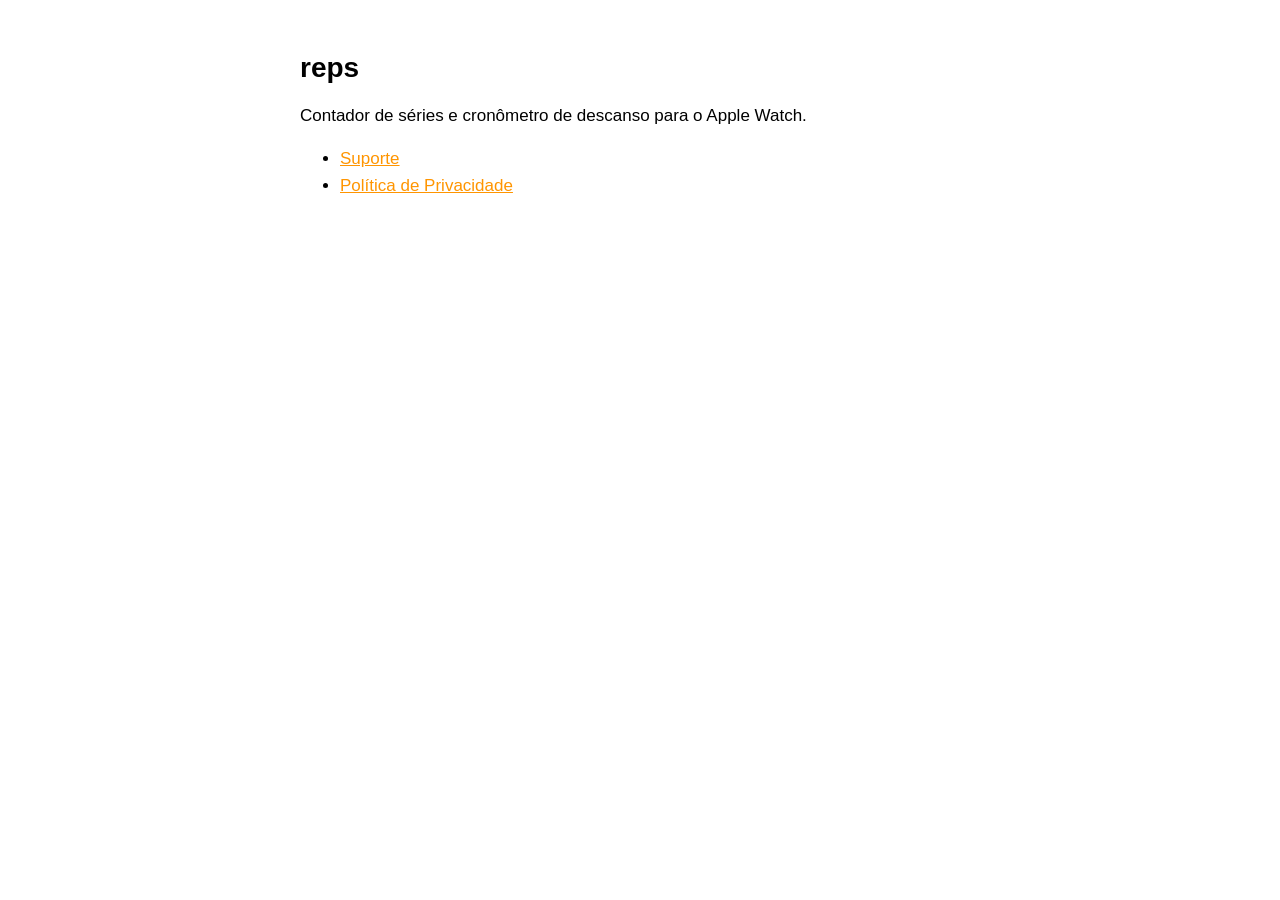
<file: index.html>
<!doctype html>
<html lang="pt-BR">
<head>
<meta charset="utf-8">
<meta name="viewport" content="width=device-width, initial-scale=1">
<title>reps</title>
<link rel="stylesheet" href="style.css">
</head>
<body>
<main>
  <h1>reps</h1>
  <p>Contador de séries e cronômetro de descanso para o Apple Watch.</p>
  <ul>
    <li><a href="suporte.html">Suporte</a></li>
    <li><a href="privacidade.html">Política de Privacidade</a></li>
  </ul>
</main>
</body>
</html>
</file>
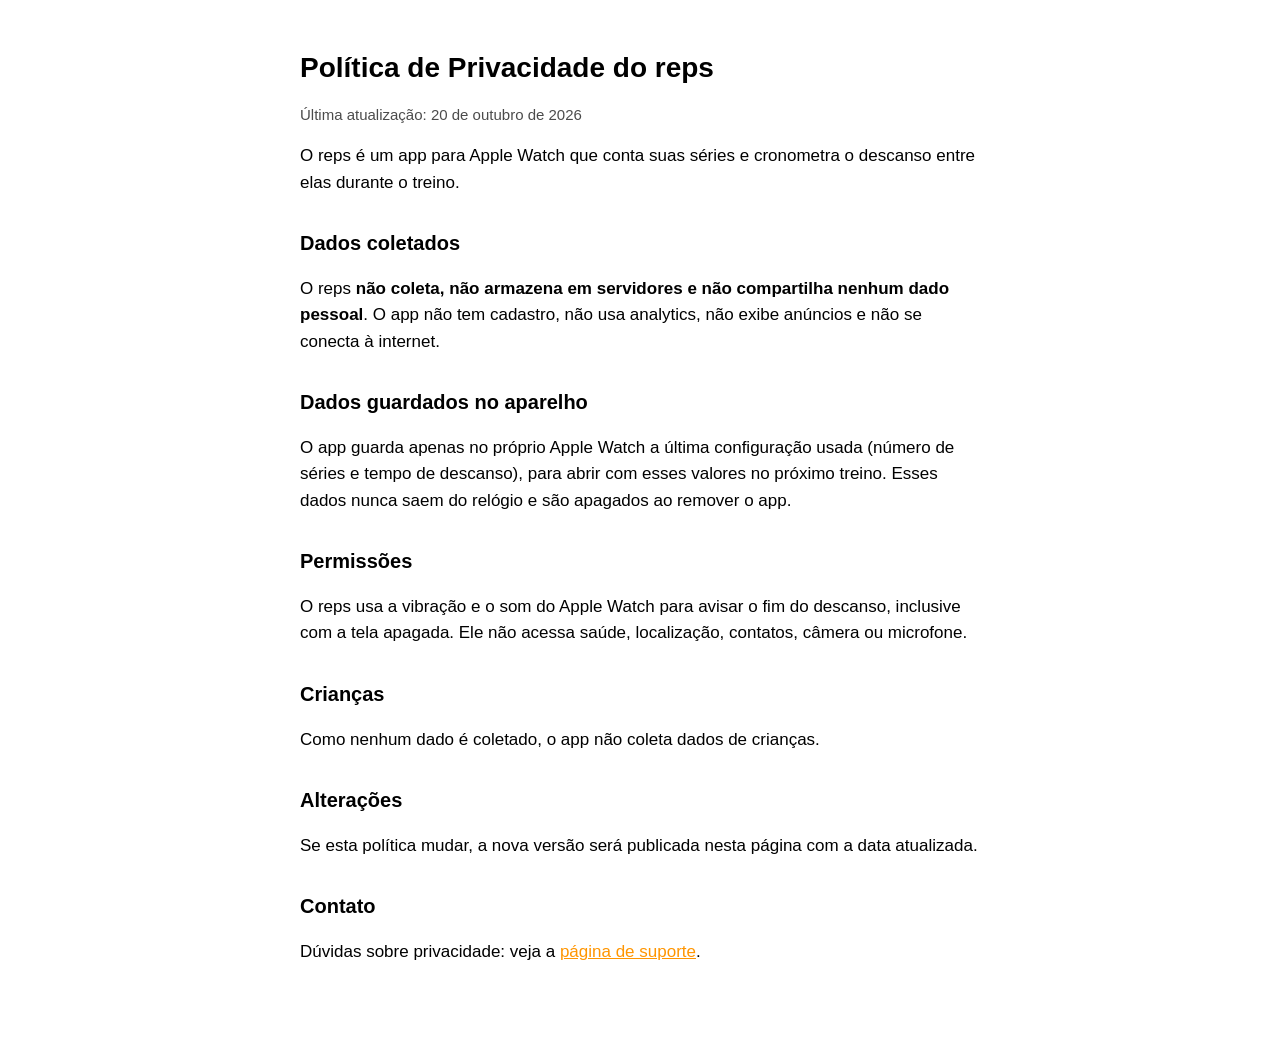
<file: privacidade.html>
<!doctype html>
<html lang="pt-BR">
<head>
<meta charset="utf-8">
<meta name="viewport" content="width=device-width, initial-scale=1">
<title>reps — Política de Privacidade</title>
<link rel="stylesheet" href="style.css">
</head>
<body>
<main>
  <h1>Política de Privacidade do reps</h1>
  <p class="meta">Última atualização: 20 de outubro de 2026</p>

  <p>O reps é um app para Apple Watch que conta suas séries e cronometra o descanso entre elas durante o treino.</p>

  <h2>Dados coletados</h2>
  <p>O reps <strong>não coleta, não armazena em servidores e não compartilha nenhum dado pessoal</strong>. O app não tem cadastro, não usa analytics, não exibe anúncios e não se conecta à internet.</p>

  <h2>Dados guardados no aparelho</h2>
  <p>O app guarda apenas no próprio Apple Watch a última configuração usada (número de séries e tempo de descanso), para abrir com esses valores no próximo treino. Esses dados nunca saem do relógio e são apagados ao remover o app.</p>

  <h2>Permissões</h2>
  <p>O reps usa a vibração e o som do Apple Watch para avisar o fim do descanso, inclusive com a tela apagada. Ele não acessa saúde, localização, contatos, câmera ou microfone.</p>

  <h2>Crianças</h2>
  <p>Como nenhum dado é coletado, o app não coleta dados de crianças.</p>

  <h2>Alterações</h2>
  <p>Se esta política mudar, a nova versão será publicada nesta página com a data atualizada.</p>

  <h2>Contato</h2>
  <p>Dúvidas sobre privacidade: veja a <a href="suporte.html">página de suporte</a>.</p>
</main>
</body>
</html>
</file>
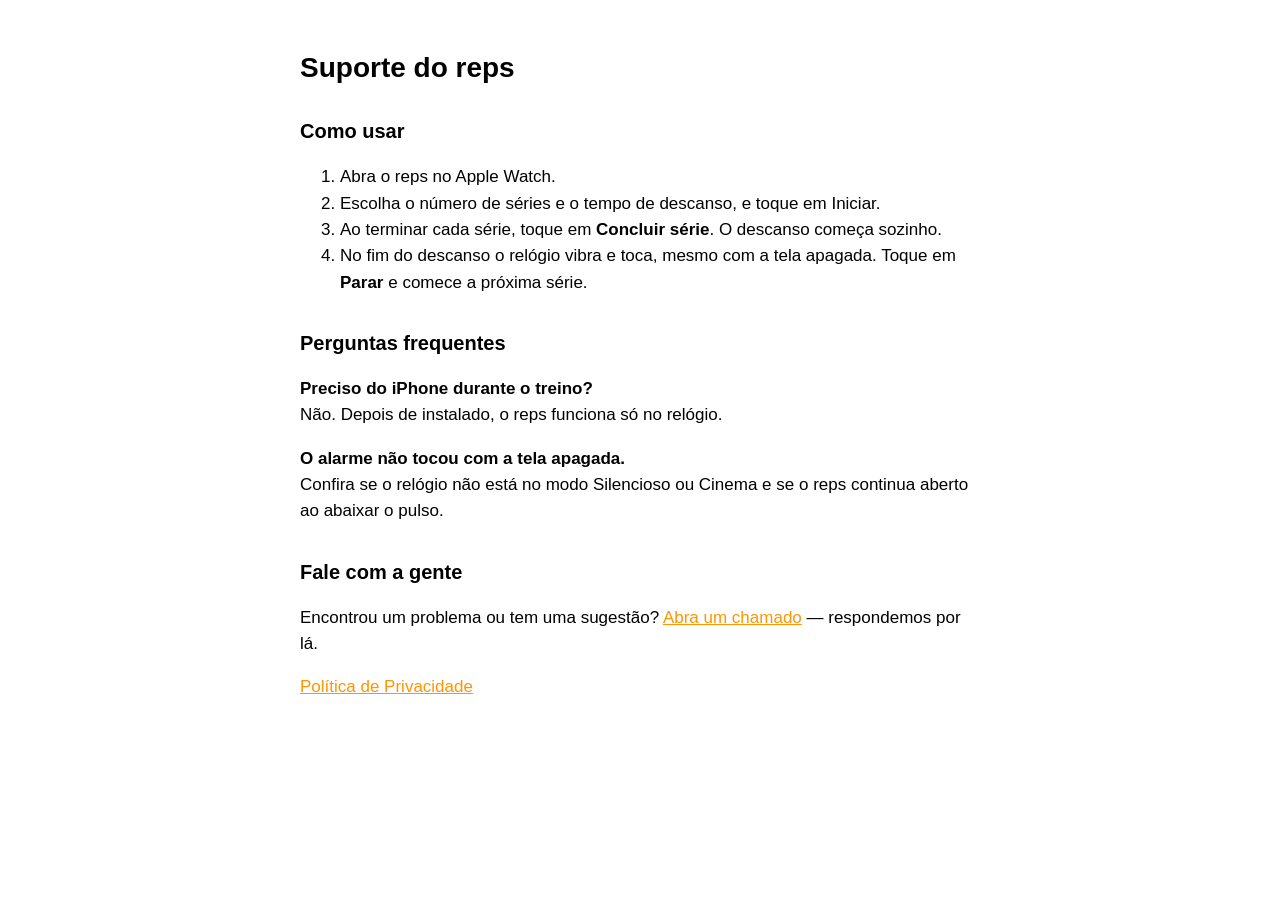
<file: suporte.html>
<!doctype html>
<html lang="pt-BR">
<head>
<meta charset="utf-8">
<meta name="viewport" content="width=device-width, initial-scale=1">
<title>reps — Suporte</title>
<link rel="stylesheet" href="style.css">
</head>
<body>
<main>
  <h1>Suporte do reps</h1>

  <h2>Como usar</h2>
  <ol>
    <li>Abra o reps no Apple Watch.</li>
    <li>Escolha o número de séries e o tempo de descanso, e toque em Iniciar.</li>
    <li>Ao terminar cada série, toque em <strong>Concluir série</strong>. O descanso começa sozinho.</li>
    <li>No fim do descanso o relógio vibra e toca, mesmo com a tela apagada. Toque em <strong>Parar</strong> e comece a próxima série.</li>
  </ol>

  <h2>Perguntas frequentes</h2>
  <p><strong>Preciso do iPhone durante o treino?</strong><br>Não. Depois de instalado, o reps funciona só no relógio.</p>
  <p><strong>O alarme não tocou com a tela apagada.</strong><br>Confira se o relógio não está no modo Silencioso ou Cinema e se o reps continua aberto ao abaixar o pulso.</p>

  <h2>Fale com a gente</h2>
  <p>Encontrou um problema ou tem uma sugestão? <a href="https://github.com/nomar113/reps-app/issues/new">Abra um chamado</a> — respondemos por lá.</p>

  <p><a href="privacidade.html">Política de Privacidade</a></p>
</main>
</body>
</html>
</file>
<file: style.css>
:root { color-scheme: light dark; --accent: #FF9500; }
body { margin: 0; font: 17px/1.55 -apple-system, BlinkMacSystemFont, "Segoe UI", sans-serif; background: Canvas; color: CanvasText; }
main { max-width: 680px; margin: 0 auto; padding: 32px 16px 64px; }
h1 { font-size: 28px; line-height: 1.2; }
h2 { font-size: 20px; margin-top: 32px; }
a { color: var(--accent); }
.meta { opacity: .7; font-size: 15px; }
</file>
